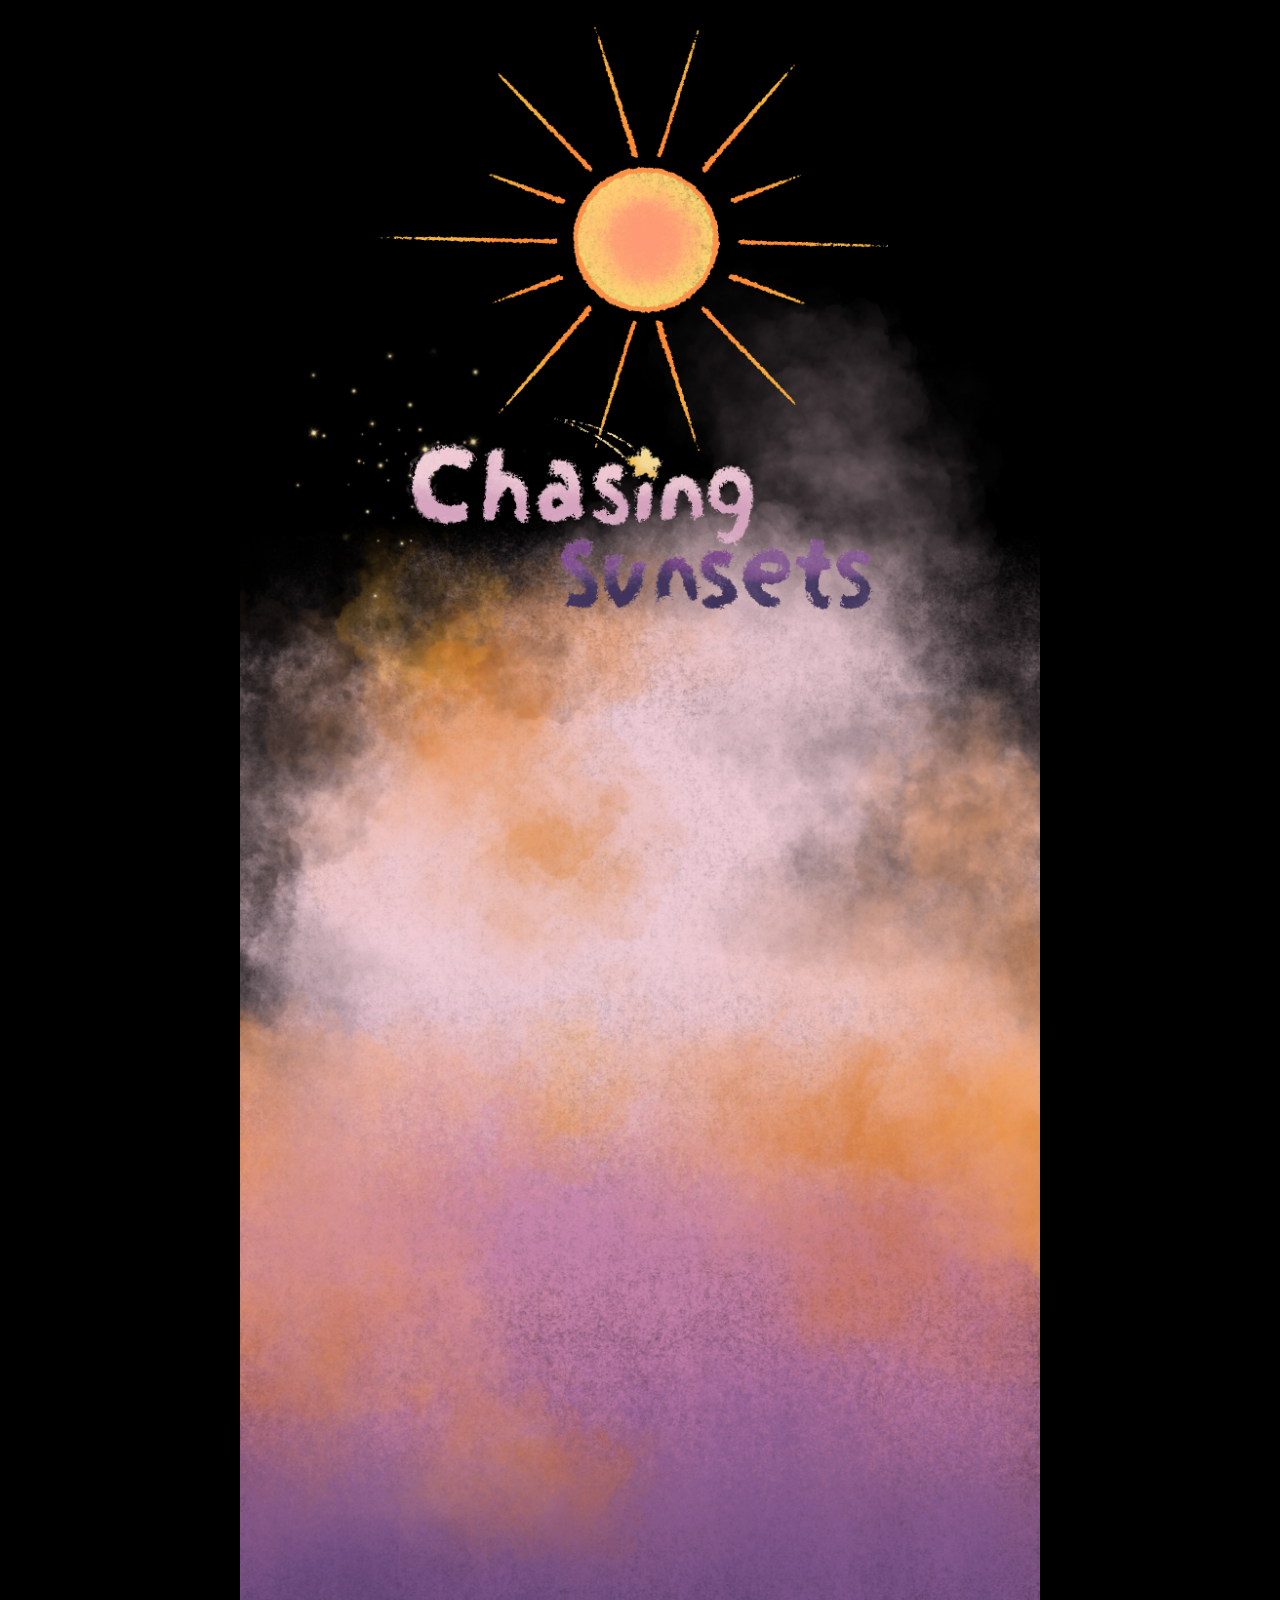
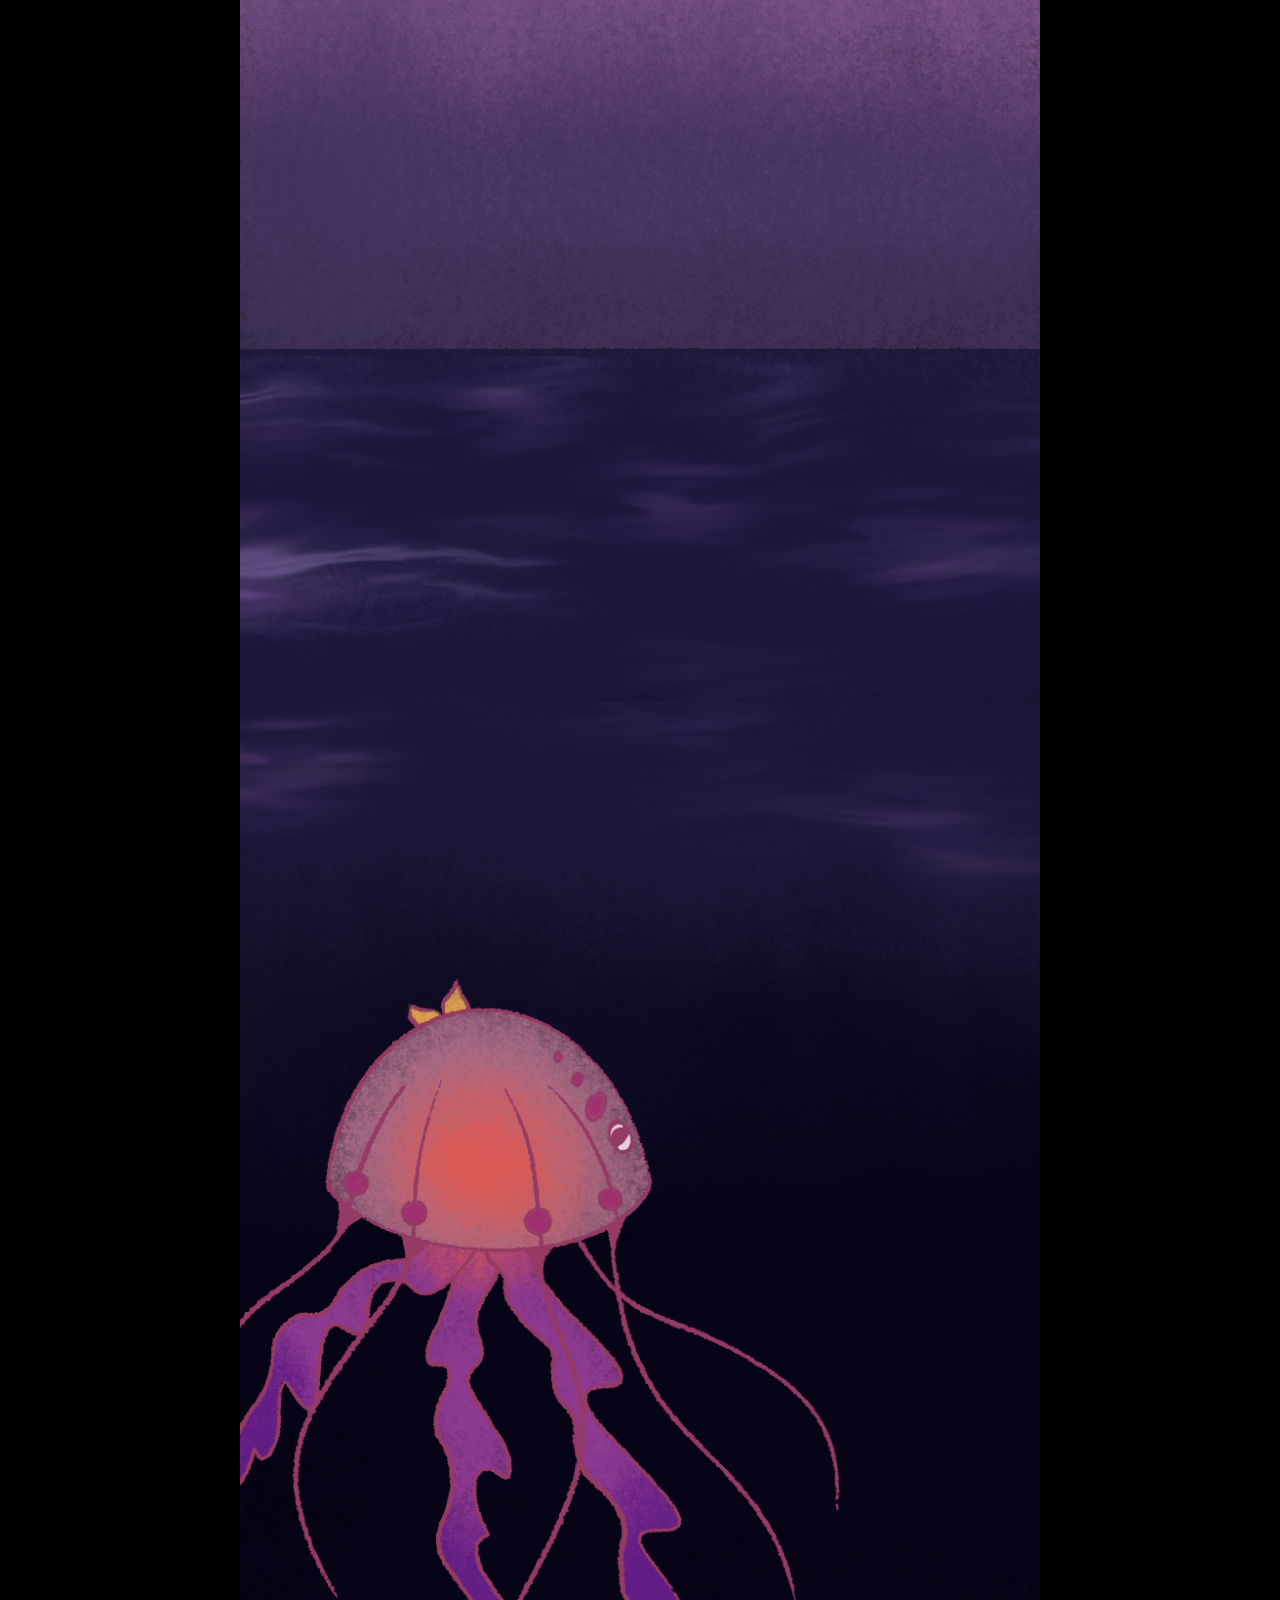
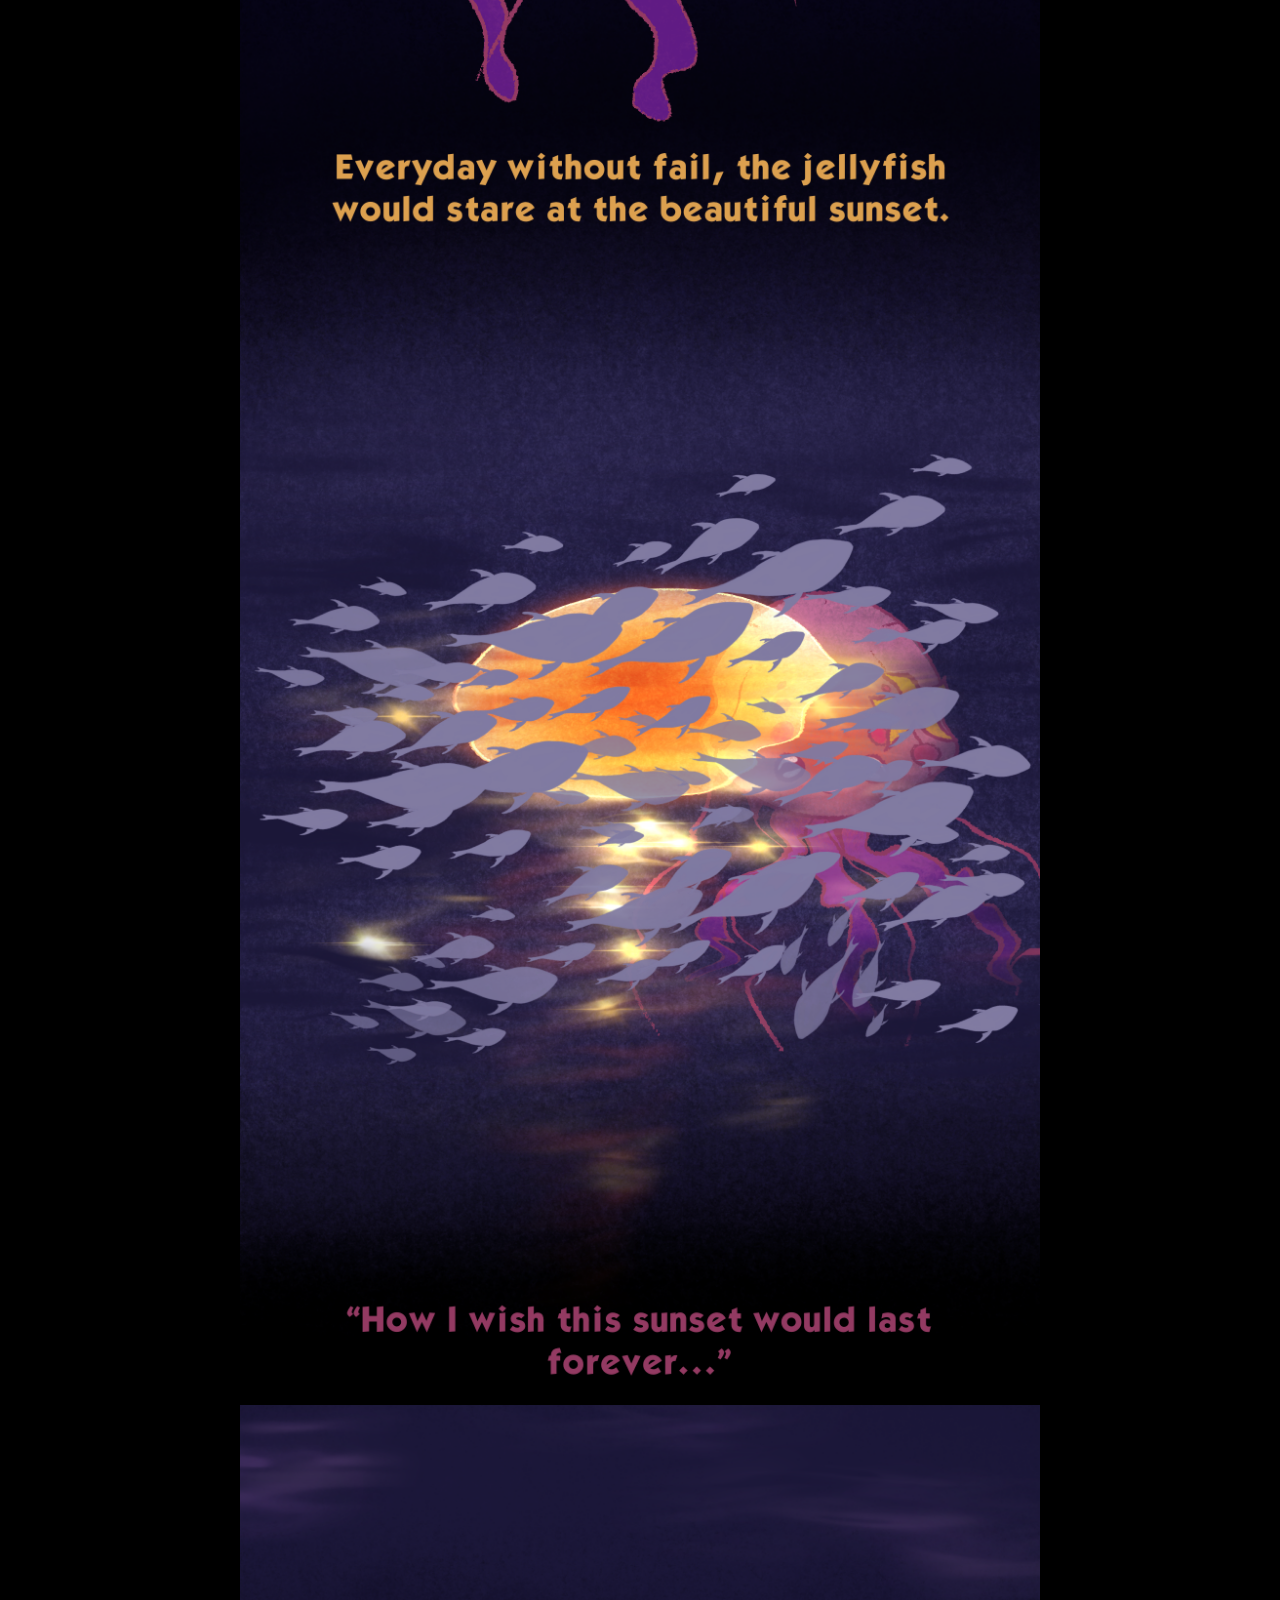
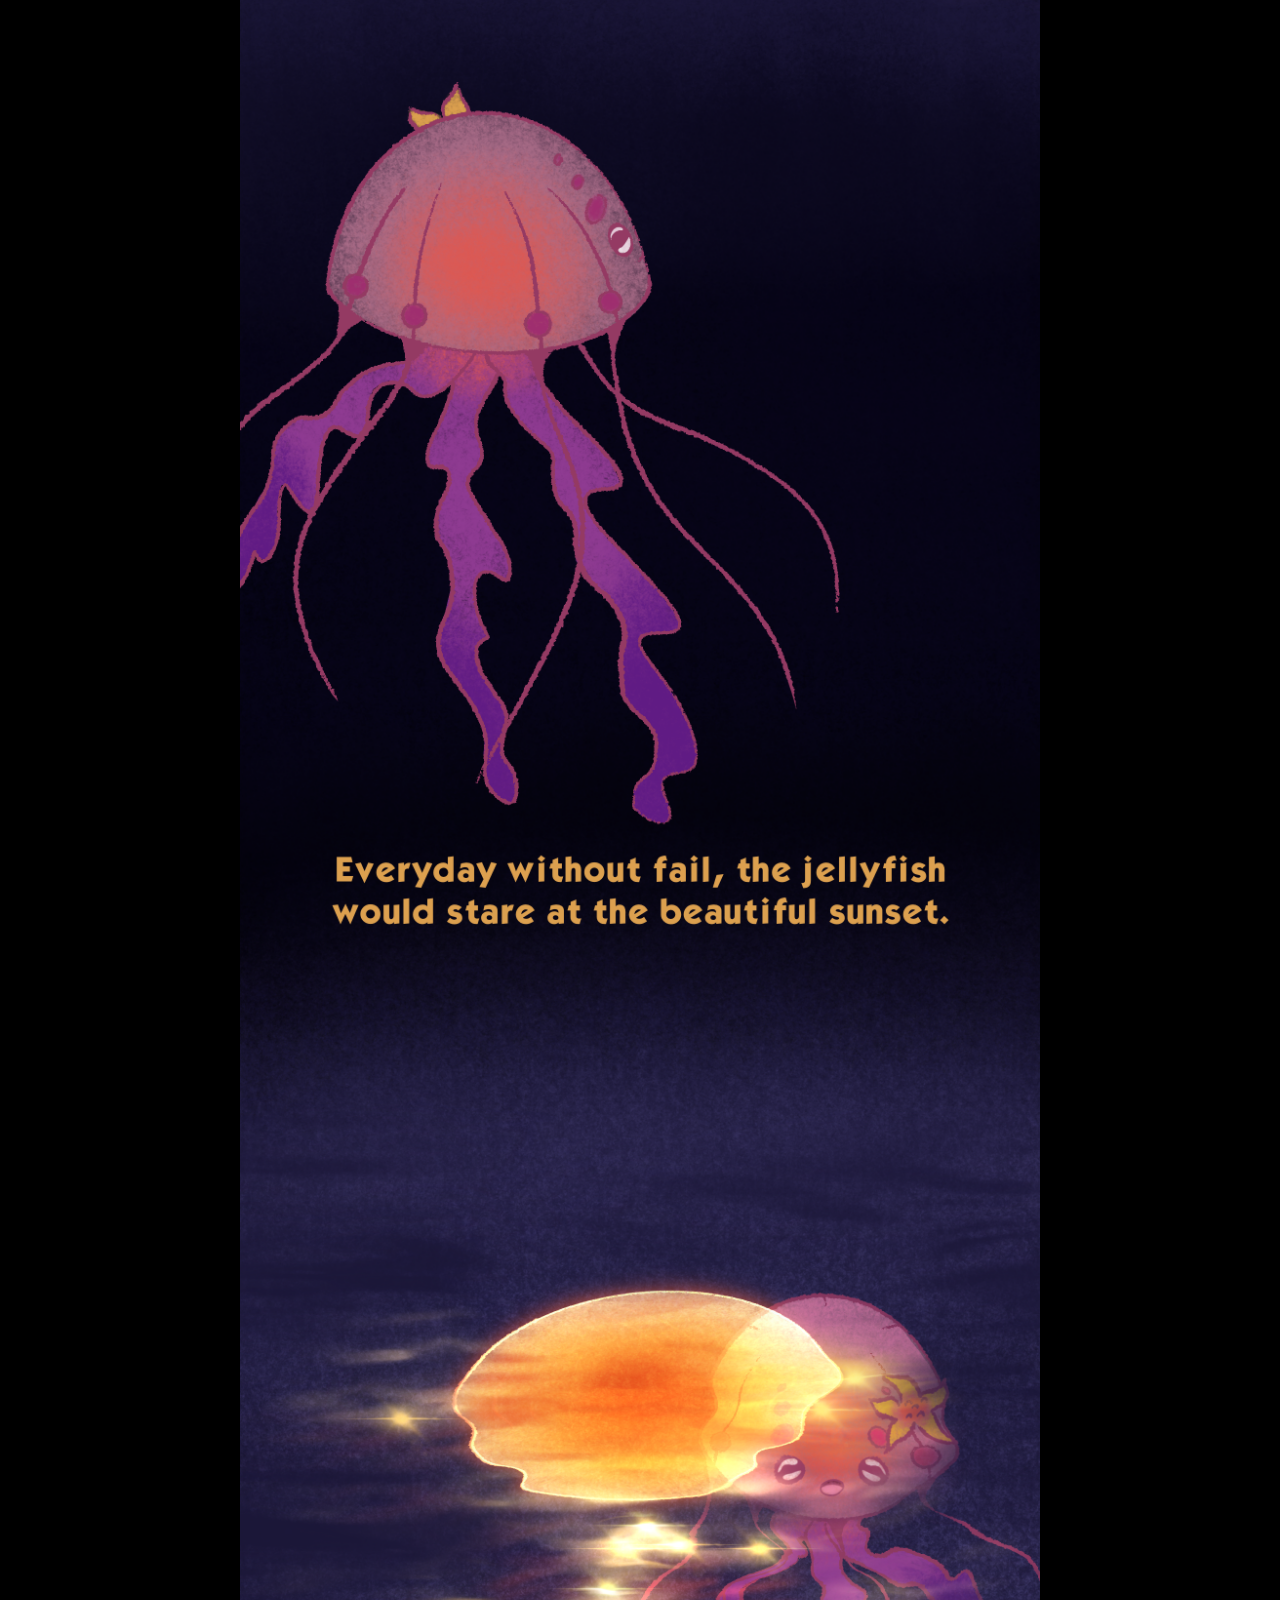
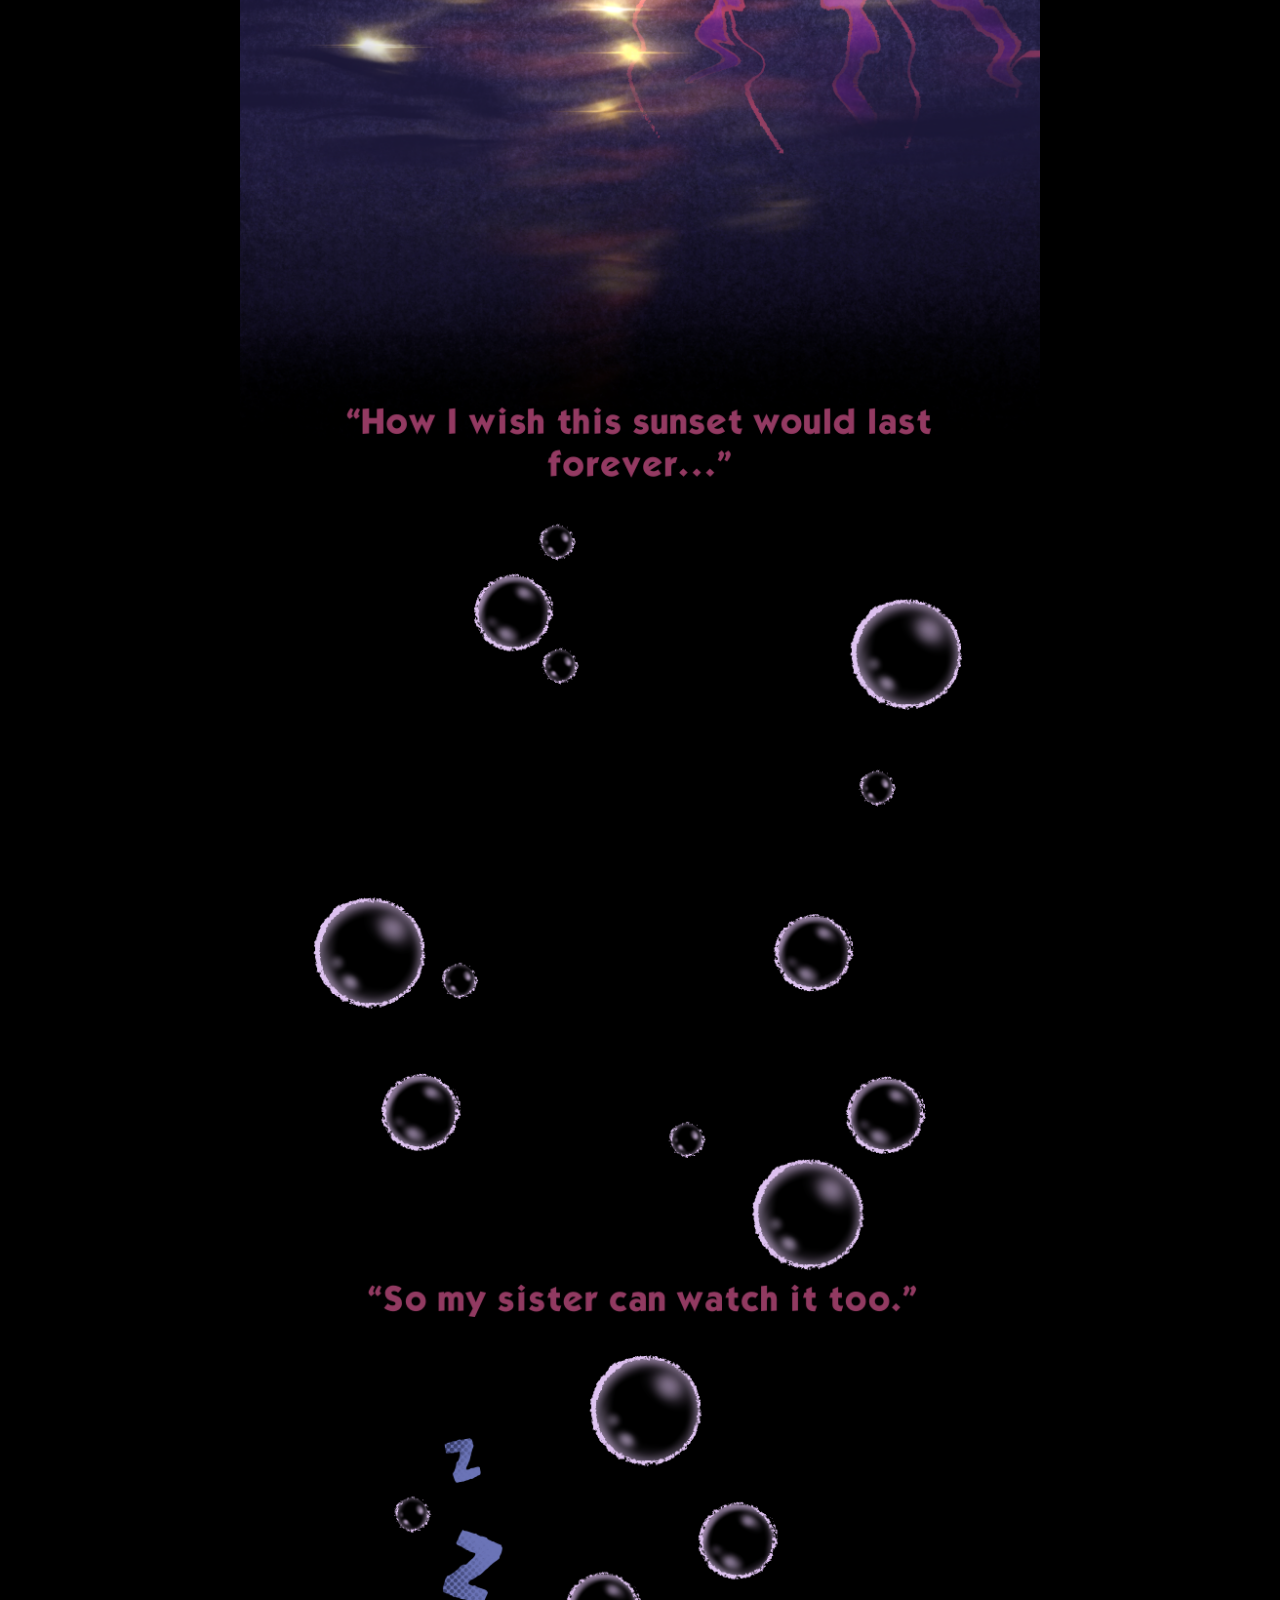
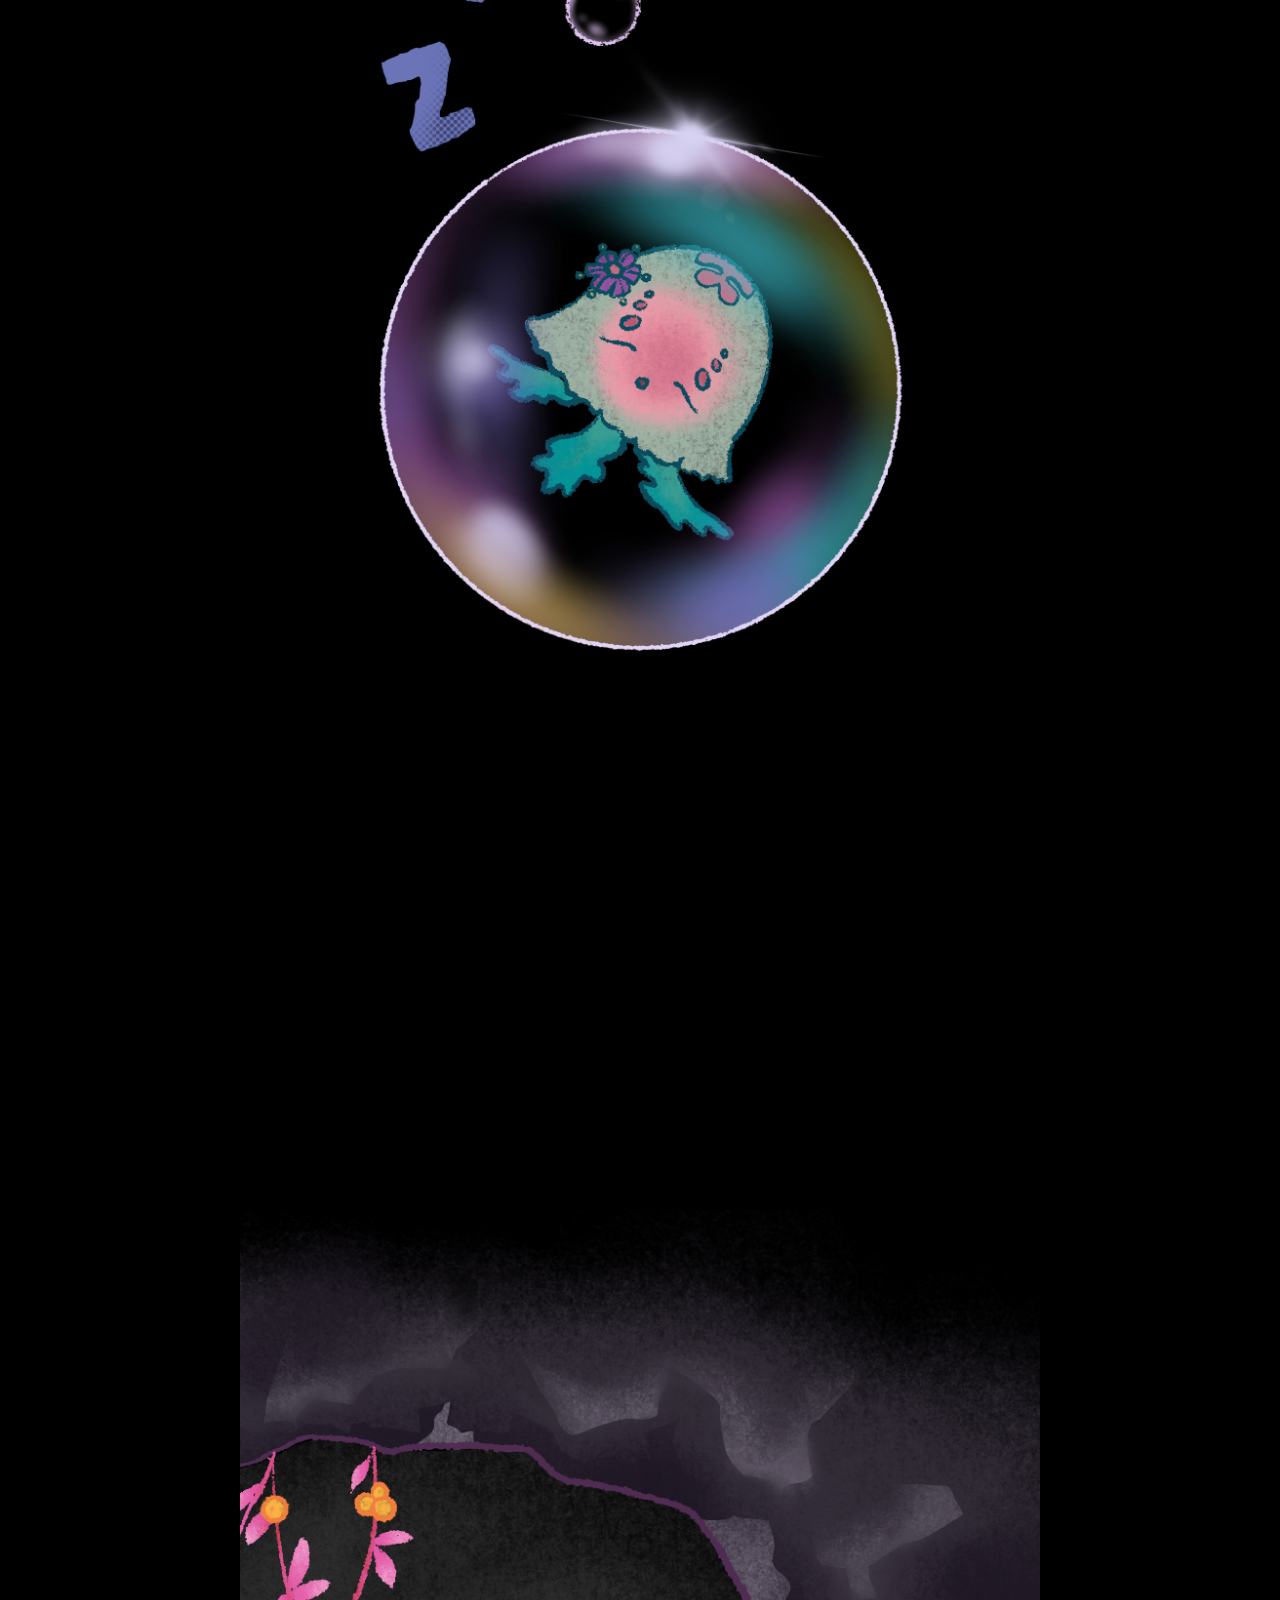
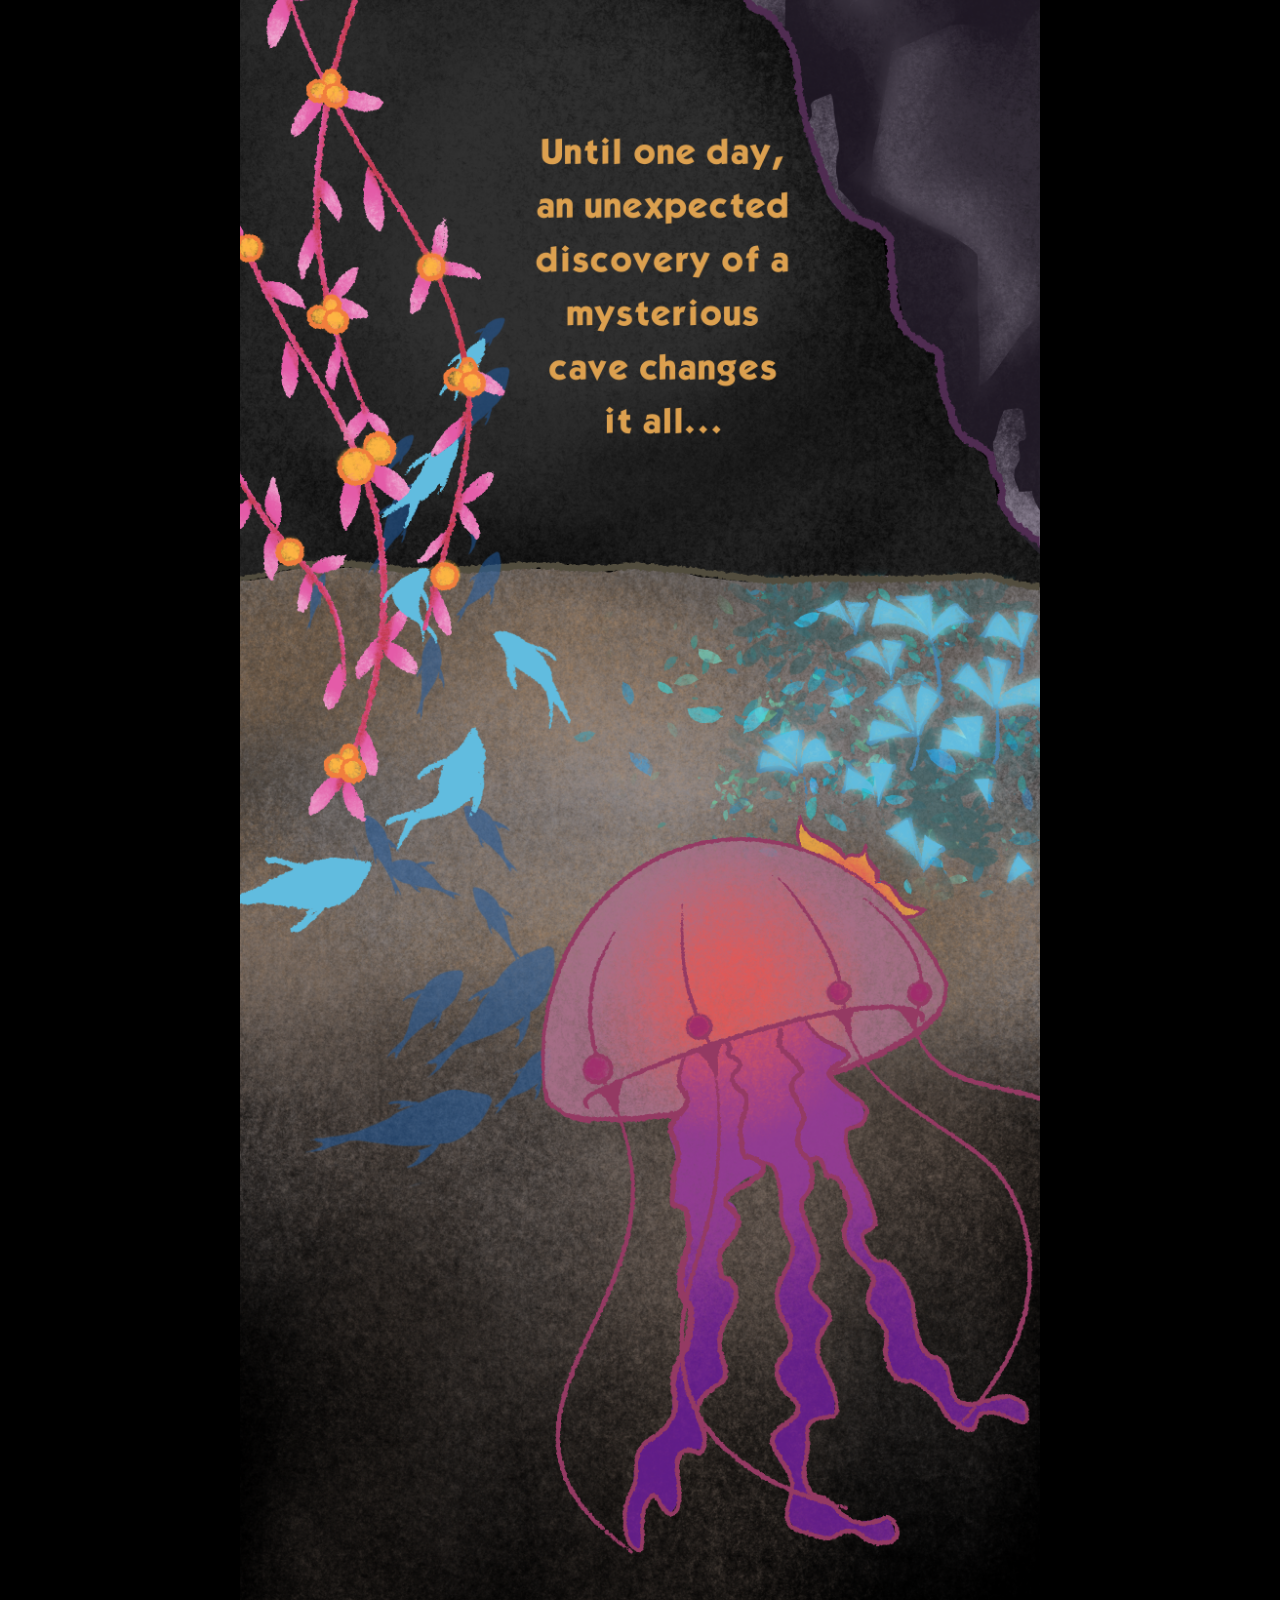
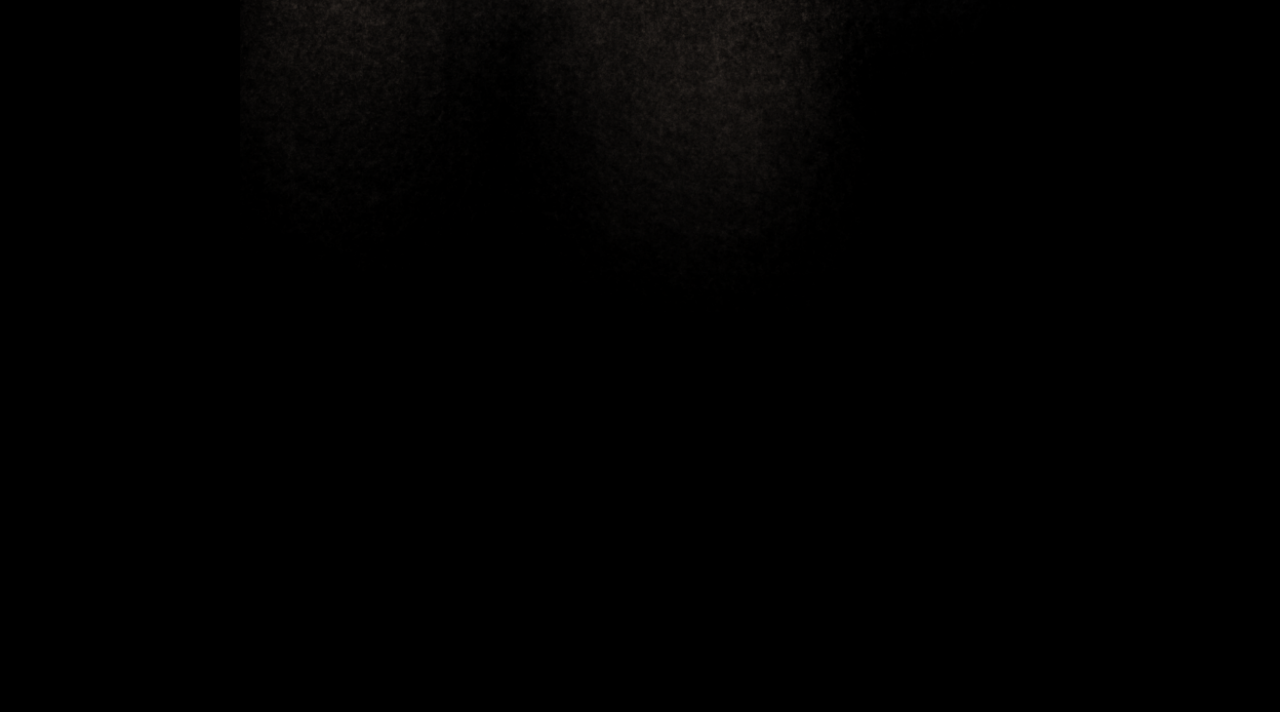
<file: index.html>
<!DOCTYPE html>
<html lang="en">
<head>
  <meta charset="UTF-8">
  <meta name="viewport" content="width=device-width, initial-scale=1.0">
  <title>Ephemeral Dreams</title>
  <link rel="stylesheet" href="style.css">
</head>
<body>

  <div class="scene">
    <img class="layer sunset" src="1Sunset.PNG" alt="Sunset background">
    <img class="layer sun" src="1Sun.PNG" alt="Sun">
    <img class="layer ocean" src="1Ocean.PNG" alt="Ocean">
    <img class="layer titlecard" src="0TitleCard.PNG" alt="Title Card">
  </div>

  <main class="comic-strip">
    <div class="panel-2-wrapper">
      <img src="2.PNG" alt="Panel 2">
      <img src="2Fish.PNG" alt="Fish overlay" class="fish-overlay">
    </div>
    <img src="2.PNG" alt="Panel 2">
    <img src="3.PNG" alt="Panel 3">
    <img src="4.PNG" alt="Panel 4">
    <video autoplay loop muted playsinline>
    <source src="5.MP4" type="video/mp4">
    </video>
  </main>

  <script src="script.js"></script>
</body>
</html>
</file>
<file: style.css>
* {
  margin: 0;
  padding: 0;
  box-sizing: border-box;
}

body {
  background-color: #000;
}

.scene {
  position: relative;
  width: 100%;
  max-width: 800px;
  margin: 0 auto;
}

.layer {
  position: absolute;
  top: 0;
  left: 0;
  width: 100%;
  display: block;
}

/* make the sunset image sit in normal flow to define the scene height */
.sunset {
  position: relative;
  z-index: 1;
}

.sun    { z-index: 2; }
.ocean  { z-index: 3; }
.titlecard { z-index: 4; } 

.panel-2-wrapper {
  position: relative;
  width: 100%;
  max-width: 800px;
}

.panel-2-wrapper img {
  width: 100%;
  display: block;
}

.fish-overlay {
  position: absolute;
  top: 0;
  left: 0;
  width: 100%;
  transform: translateX(-100%); /* starts fully off screen to the left */
}

.comic-strip {
  display: flex;
  flex-direction: column;
  align-items: center;
  max-width: 800px;
  margin: 0 auto;
}

.comic-strip img,
.comic-strip video {
  width: 100%;
  display: block;
}
</file>
